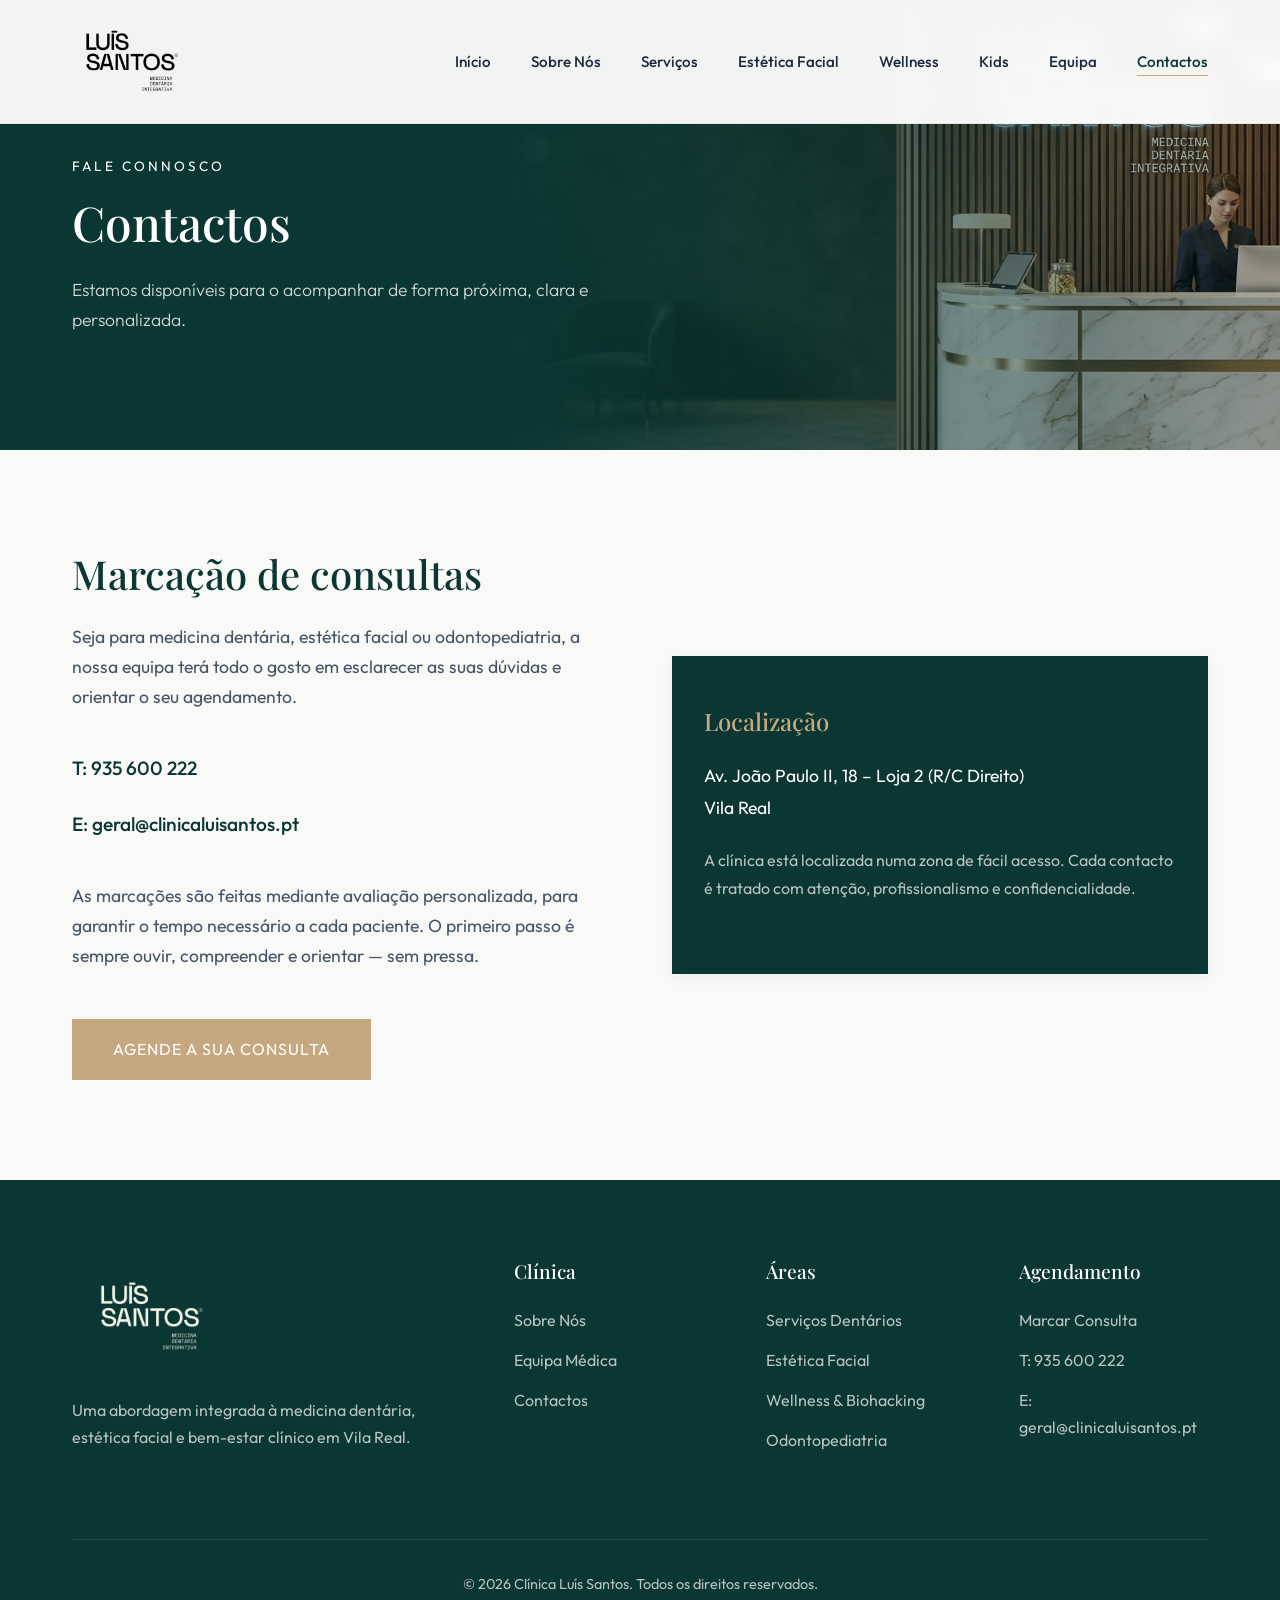
<file: contactos.html>
<!DOCTYPE html>
<html lang="pt-PT">
<head>
    <meta charset="UTF-8">
    <meta name="viewport" content="width=device-width, initial-scale=1.0">
    <title>Contactos | Clínica Luís Santos – Vila Real</title>
    <meta name="description" content="Contactos da Clínica Luís Santos em Vila Real. Medicina dentária integrativa, estética facial e odontopediatria.">
    <meta name="keywords" content="contactos clínica dentária Vila Real, marcação dentista Vila Real, clínica luís santos contactos">
    
    <link rel="preconnect" href="https://fonts.googleapis.com">
    <link rel="preconnect" href="https://fonts.gstatic.com" crossorigin>
    <link href="https://fonts.googleapis.com/css2?family=Outfit:wght@300;400;500;600;700&family=Playfair+Display:ital,wght@0,400;0,500;0,600;0,700;1,400&display=swap" rel="stylesheet">
    <link rel="stylesheet" href="style.css">
</head>
<body>
    <nav class="navbar">
        <div class="container nav-container">
            <a href="index.html" class="logo">
                <img src="assets/logo_dark.png" alt="Clínica Luís Santos" style="max-height: 75px; width: auto;">
            </a>
            <ul class="nav-links">
                <li><a href="index.html">Início</a></li>
                <li><a href="sobre.html">Sobre Nós</a></li>
                <li><a href="servicos.html">Serviços</a></li>
                <li><a href="estetica.html">Estética Facial</a></li>
                <li><a href="wellness.html">Wellness</a></li>
                <li><a href="kids.html">Kids</a></li>
                <li><a href="equipa.html">Equipa</a></li>
                <li><a href="contactos.html" class="active">Contactos</a></li>
            </ul>
        </div>
    </nav>

    <header class="hero" style="min-height: 50vh;">
        <img src="assets/hero_logo.png" alt="Contactos" class="hero-bg">
        <div class="hero-gradient"></div>
        <div class="container relative z-10">
            <div class="hero-content reveal">
                <span class="section-subtitle" style="color: #fff;">Fale connosco</span>
                <h1 style="font-size: 3rem;">Contactos</h1>
                <p>Estamos disponíveis para o acompanhar de forma próxima, clara e personalizada.</p>
            </div>
        </div>
    </header>

    <section>
        <div class="container">
            <div class="two-col reveal">
                <div class="text-wrapper">
                    <h2>Marcação de consultas</h2>
                    <p>Seja para medicina dentária, estética facial ou odontopediatria, a nossa equipa terá todo o gosto em esclarecer as suas dúvidas e orientar o seu agendamento.</p>
                    
                    <div style="margin: 2.5rem 0;">
                        <p style="font-size: 1.2rem; font-weight: 500; color: var(--primary);">T: 935 600 222</p>
                        <p style="font-size: 1.2rem; font-weight: 500; color: var(--primary);">E: geral@clinicaluisantos.pt</p>
                    </div>

                    <p>As marcações são feitas mediante avaliação personalizada, para garantir o tempo necessário a cada paciente. O primeiro passo é sempre ouvir, compreender e orientar — sem pressa.</p>
                    
                    <a href="mailto:geral@clinicaluisantos.pt" class="btn btn-accent" style="margin-top: 1.5rem;">Agende a sua consulta</a>
                </div>
                
                <div class="card" style="background-color: var(--primary); color: #fff;">
                    <h3 style="color: var(--accent); margin-bottom: 1.5rem;">Localização</h3>
                    <p style="color: #fff; font-size: 1.1rem; line-height: 1.8;">
                        Av. João Paulo II, 18 – Loja 2 (R/C Direito)<br>
                        Vila Real
                    </p>
                    <p style="color: rgba(255,255,255,0.7); margin-top: 1.5rem;">
                        A clínica está localizada numa zona de fácil acesso. Cada contacto é tratado com atenção, profissionalismo e confidencialidade.
                    </p>
                </div>
            </div>
        </div>
    </section>

    <footer>
        <div class="container">
            <div class="footer-grid">
                <div class="footer-col">
                    <a href="index.html" class="footer-logo">
                        <img src="assets/logo_light.png" alt="Clínica Luís Santos" style="max-height: 100px; width: auto;">
                    </a>
                    <p>Uma abordagem integrada à medicina dentária, estética facial e bem-estar clínico em Vila Real.</p>
                </div>
                <div class="footer-col">
                    <h4>Clínica</h4>
                    <ul>
                        <li><a href="sobre.html">Sobre Nós</a></li>
                        <li><a href="equipa.html">Equipa Médica</a></li>
                        <li><a href="contactos.html">Contactos</a></li>
                    </ul>
                </div>
                <div class="footer-col">
                    <h4>Áreas</h4>
                    <ul>
                        <li><a href="servicos.html">Serviços Dentários</a></li>
                        <li><a href="estetica.html">Estética Facial</a></li>
                        <li><a href="wellness.html">Wellness & Biohacking</a></li>
                        <li><a href="kids.html">Odontopediatria</a></li>
                    </ul>
                </div>
                <div class="footer-col">
                    <h4>Agendamento</h4>
                    <ul>
                        <li><a href="contactos.html">Marcar Consulta</a></li>
                        <li>T: 935 600 222</li>
                        <li>E: geral@clinicaluisantos.pt</li>
                    </ul>
                </div>
            </div>
            <div class="footer-bottom">
                <p>&copy; 2026 Clínica Luís Santos. Todos os direitos reservados.</p>
            </div>
        </div>
    </footer>
    <script src="script.js"></script>
</body>
</html>
</file>
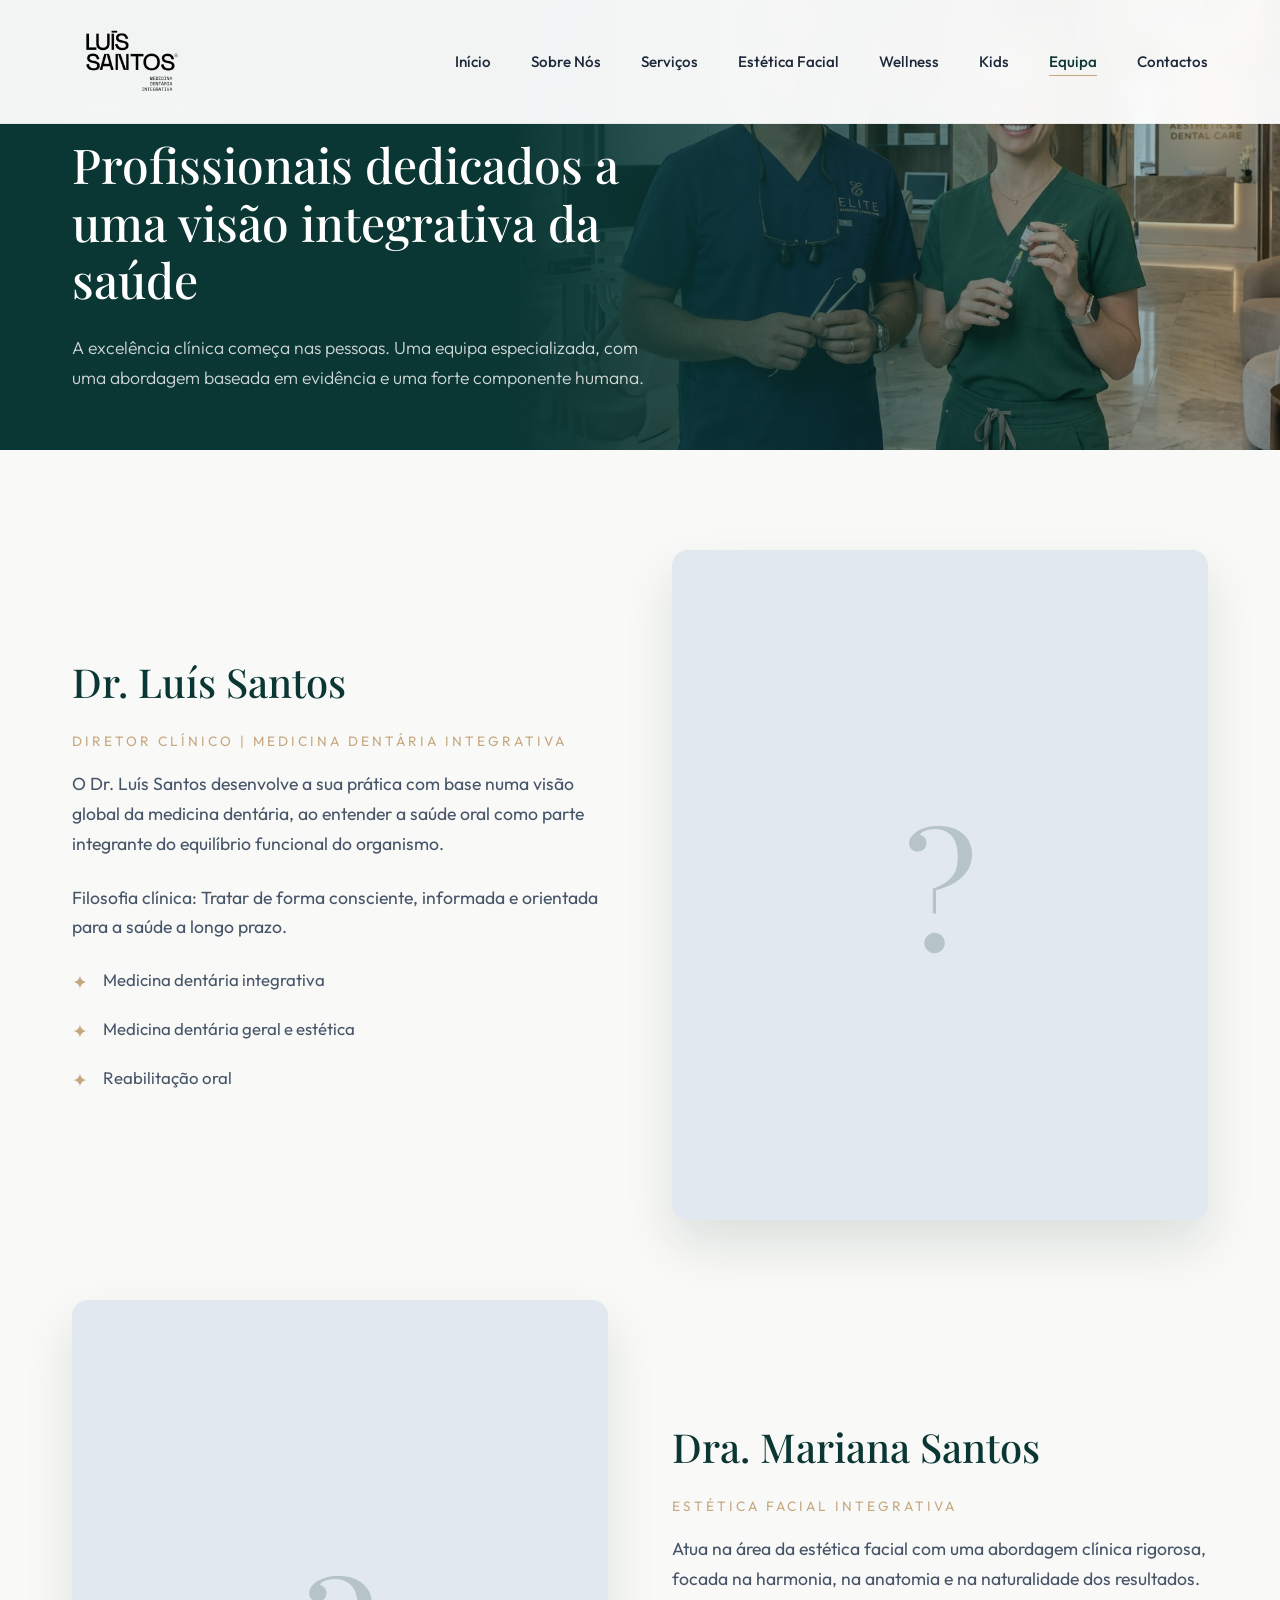
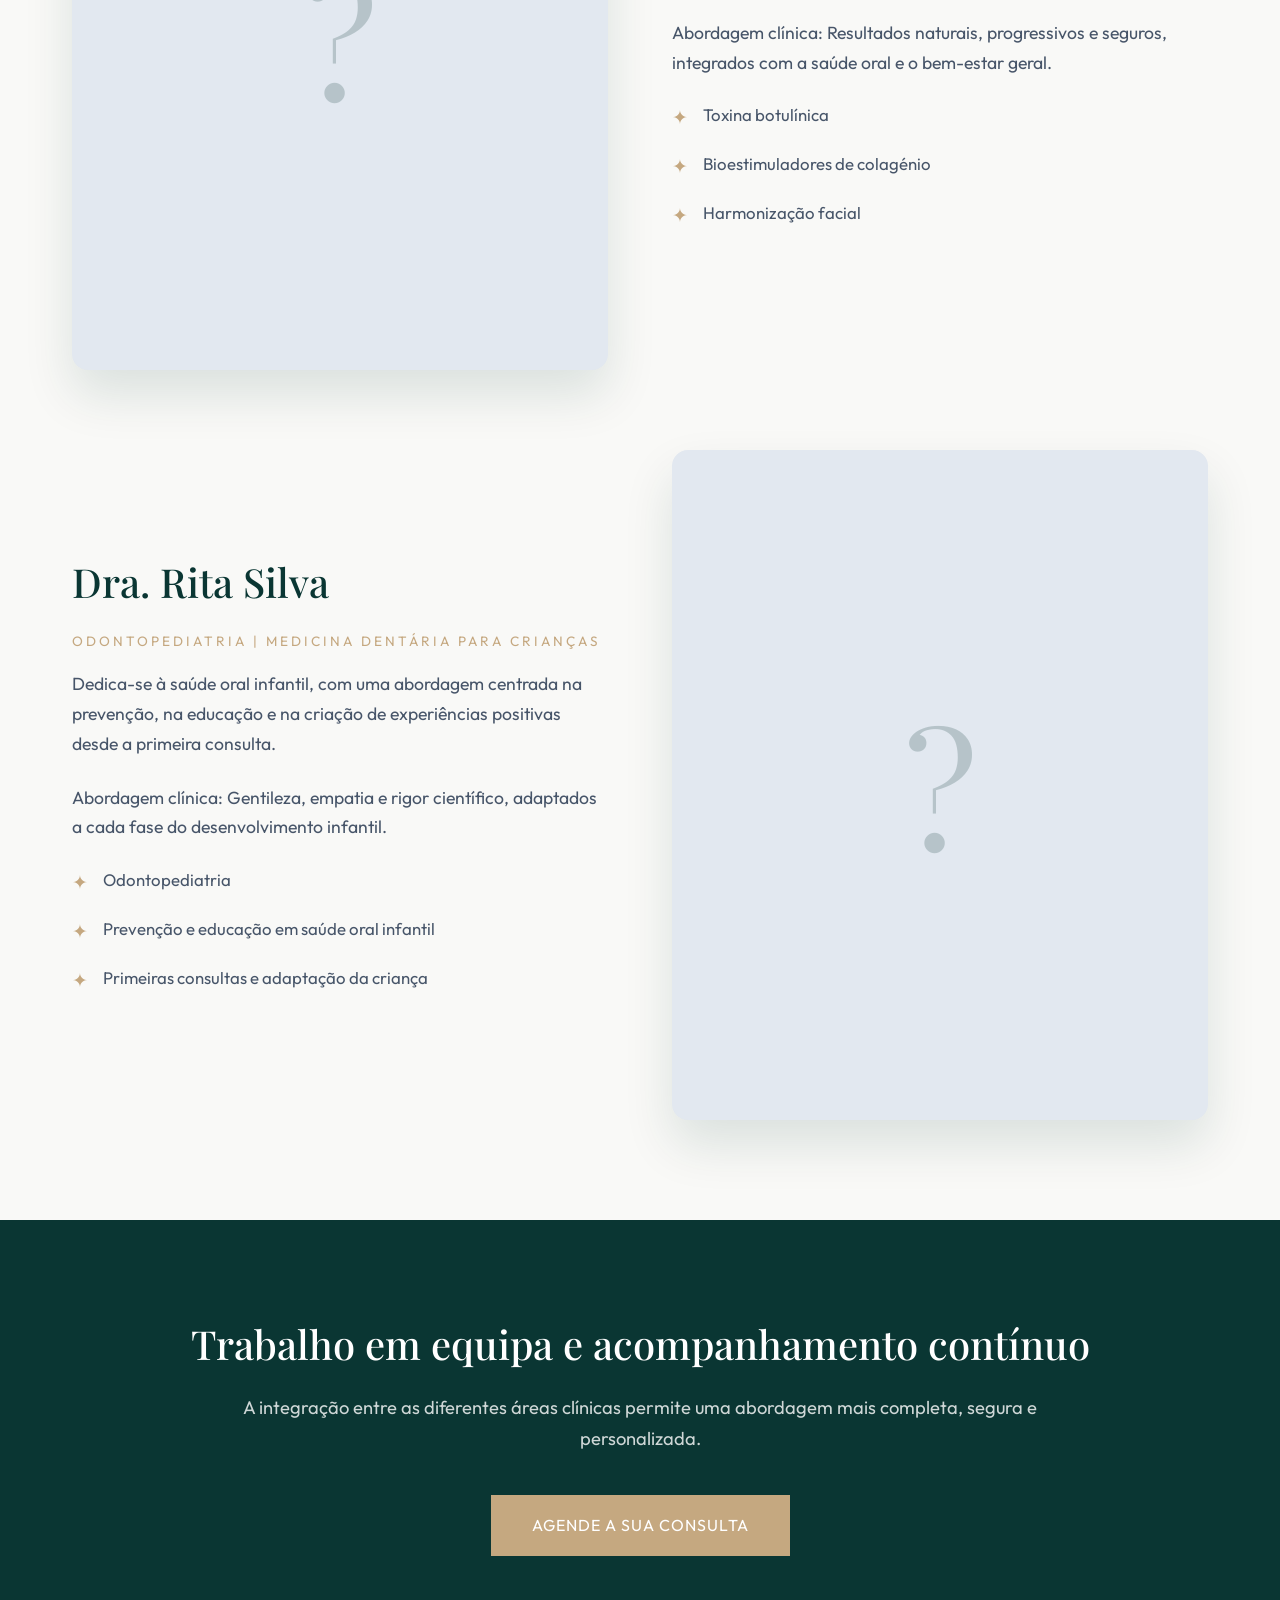
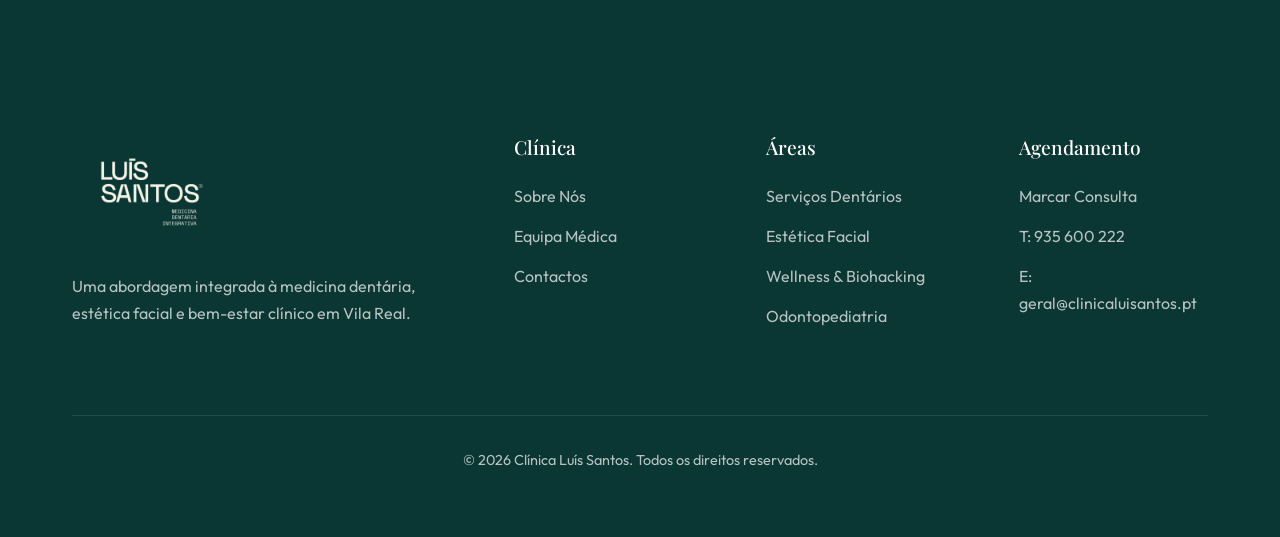
<file: equipa.html>
<!DOCTYPE html>
<html lang="pt-PT">
<head>
    <meta charset="UTF-8">
    <meta name="viewport" content="width=device-width, initial-scale=1.0">
    <title>Equipa Clínica | Clínica Luís Santos – Vila Real</title>
    <meta name="description" content="Conheça a equipa clínica da Clínica Luís Santos. Profissionais especializados em medicina dentária integrativa, estética facial e odontopediatria em Vila Real.">
    <meta name="keywords" content="equipa clínica dentária Vila Real, dentista em Vila Real, odontopediatria Vila Real, estética facial Vila Real">
    
    <link rel="preconnect" href="https://fonts.googleapis.com">
    <link rel="preconnect" href="https://fonts.gstatic.com" crossorigin>
    <link href="https://fonts.googleapis.com/css2?family=Outfit:wght@300;400;500;600;700&family=Playfair+Display:ital,wght@0,400;0,500;0,600;0,700;1,400&display=swap" rel="stylesheet">
    <link rel="stylesheet" href="style.css">
</head>
<body>
    <nav class="navbar">
        <div class="container nav-container">
            <a href="index.html" class="logo">
                <img src="assets/logo_dark.png" alt="Clínica Luís Santos" style="max-height: 75px; width: auto;">
            </a>
            <ul class="nav-links">
                <li><a href="index.html">Início</a></li>
                <li><a href="sobre.html">Sobre Nós</a></li>
                <li><a href="servicos.html">Serviços</a></li>
                <li><a href="estetica.html">Estética Facial</a></li>
                <li><a href="wellness.html">Wellness</a></li>
                <li><a href="kids.html">Kids</a></li>
                <li><a href="equipa.html" class="active">Equipa</a></li>
                <li><a href="contactos.html">Contactos</a></li>
            </ul>
        </div>
    </nav>

    <header class="hero" style="min-height: 50vh;">
        <img src="assets/team_hero.png" alt="Equipa Clínica" class="hero-bg">
        <div class="hero-gradient"></div>
        <div class="container relative z-10">
            <div class="hero-content reveal">
                <span class="section-subtitle" style="color: #fff;">Corpo Clínico</span>
                <h1 style="font-size: 3rem;">Profissionais dedicados a uma visão integrativa da saúde</h1>
                <p>A excelência clínica começa nas pessoas. Uma equipa especializada, com uma abordagem baseada em evidência e uma forte componente humana.</p>
            </div>
        </div>
    </header>

    <section>
        <div class="container">
            <div class="two-col reveal" style="margin-bottom: 5rem;">
                <div class="text-wrapper">
                    <h2>Dr. Luís Santos</h2>
                    <span class="section-subtitle">Diretor Clínico | Medicina Dentária Integrativa</span>
                    <p>O Dr. Luís Santos desenvolve a sua prática com base numa visão global da medicina dentária, ao entender a saúde oral como parte integrante do equilíbrio funcional do organismo.</p>
                    <p>Filosofia clínica: Tratar de forma consciente, informada e orientada para a saúde a longo prazo.</p>
                    <ul class="check-list" style="margin-top: 1.5rem;">
                        <li>Medicina dentária integrativa</li>
                        <li>Medicina dentária geral e estética</li>
                        <li>Reabilitação oral</li>
                    </ul>
                </div>
                <div class="image-wrapper">
                    <div style="width: 100%; aspect-ratio: 4/5; background-color: var(--light); border-radius: 4px; display: flex; align-items: center; justify-content: center;">
                        <span style="font-size: 10rem; color: var(--primary); opacity: 0.2; font-family: 'Playfair Display', serif;">?</span>
                    </div>
                </div>
            </div>

            <div class="two-col reverse reveal" style="margin-bottom: 5rem;">
                <div class="text-wrapper">
                    <h2>Dra. Mariana Santos</h2>
                    <span class="section-subtitle">Estética Facial Integrativa</span>
                    <p>Atua na área da estética facial com uma abordagem clínica rigorosa, focada na harmonia, na anatomia e na naturalidade dos resultados.</p>
                    <p>Abordagem clínica: Resultados naturais, progressivos e seguros, integrados com a saúde oral e o bem-estar geral.</p>
                    <ul class="check-list" style="margin-top: 1.5rem;">
                        <li>Toxina botulínica</li>
                        <li>Bioestimuladores de colagénio</li>
                        <li>Harmonização facial</li>
                    </ul>
                </div>
                <div class="image-wrapper">
                    <div style="width: 100%; aspect-ratio: 4/5; background-color: var(--light); border-radius: 4px; display: flex; align-items: center; justify-content: center;">
                        <span style="font-size: 10rem; color: var(--primary); opacity: 0.2; font-family: 'Playfair Display', serif;">?</span>
                    </div>
                </div>
            </div>

            <div class="two-col reveal">
                <div class="text-wrapper">
                    <h2>Dra. Rita Silva</h2>
                    <span class="section-subtitle">Odontopediatria | Medicina Dentária para Crianças</span>
                    <p>Dedica-se à saúde oral infantil, com uma abordagem centrada na prevenção, na educação e na criação de experiências positivas desde a primeira consulta.</p>
                    <p>Abordagem clínica: Gentileza, empatia e rigor científico, adaptados a cada fase do desenvolvimento infantil.</p>
                    <ul class="check-list" style="margin-top: 1.5rem;">
                        <li>Odontopediatria</li>
                        <li>Prevenção e educação em saúde oral infantil</li>
                        <li>Primeiras consultas e adaptação da criança</li>
                    </ul>
                </div>
                <div class="image-wrapper">
                    <div style="width: 100%; aspect-ratio: 4/5; background-color: var(--light); border-radius: 4px; display: flex; align-items: center; justify-content: center;">
                        <span style="font-size: 10rem; color: var(--primary); opacity: 0.2; font-family: 'Playfair Display', serif;">?</span>
                    </div>
                </div>
            </div>
        </div>
    </section>

    <section style="background-color: var(--primary); color: #fff;">
        <div class="container text-center reveal">
            <h2 style="color: #fff; font-size: 2.5rem; margin-bottom: 1.5rem;">Trabalho em equipa e acompanhamento contínuo</h2>
            <p style="font-size: 1.15rem; max-width: 800px; margin: 0 auto 2.5rem; color: rgba(255,255,255,0.8);">A integração entre as diferentes áreas clínicas permite uma abordagem mais completa, segura e personalizada.</p>
            <a href="contactos.html" class="btn btn-accent">Agende a sua consulta</a>
        </div>
    </section>

    <footer>
        <div class="container">
            <div class="footer-grid">
                <div class="footer-col">
                    <a href="index.html" class="footer-logo">
                        <img src="assets/logo_light.png" alt="Clínica Luís Santos" style="max-height: 100px; width: auto;">
                    </a>
                    <p>Uma abordagem integrada à medicina dentária, estética facial e bem-estar clínico em Vila Real.</p>
                </div>
                <div class="footer-col">
                    <h4>Clínica</h4>
                    <ul>
                        <li><a href="sobre.html">Sobre Nós</a></li>
                        <li><a href="equipa.html">Equipa Médica</a></li>
                        <li><a href="contactos.html">Contactos</a></li>
                    </ul>
                </div>
                <div class="footer-col">
                    <h4>Áreas</h4>
                    <ul>
                        <li><a href="servicos.html">Serviços Dentários</a></li>
                        <li><a href="estetica.html">Estética Facial</a></li>
                        <li><a href="wellness.html">Wellness & Biohacking</a></li>
                        <li><a href="kids.html">Odontopediatria</a></li>
                    </ul>
                </div>
                <div class="footer-col">
                    <h4>Agendamento</h4>
                    <ul>
                        <li><a href="contactos.html">Marcar Consulta</a></li>
                        <li>T: 935 600 222</li>
                        <li>E: geral@clinicaluisantos.pt</li>
                    </ul>
                </div>
            </div>
            <div class="footer-bottom">
                <p>&copy; 2026 Clínica Luís Santos. Todos os direitos reservados.</p>
            </div>
        </div>
    </footer>
    <script src="script.js"></script>
</body>
</html>
</file>
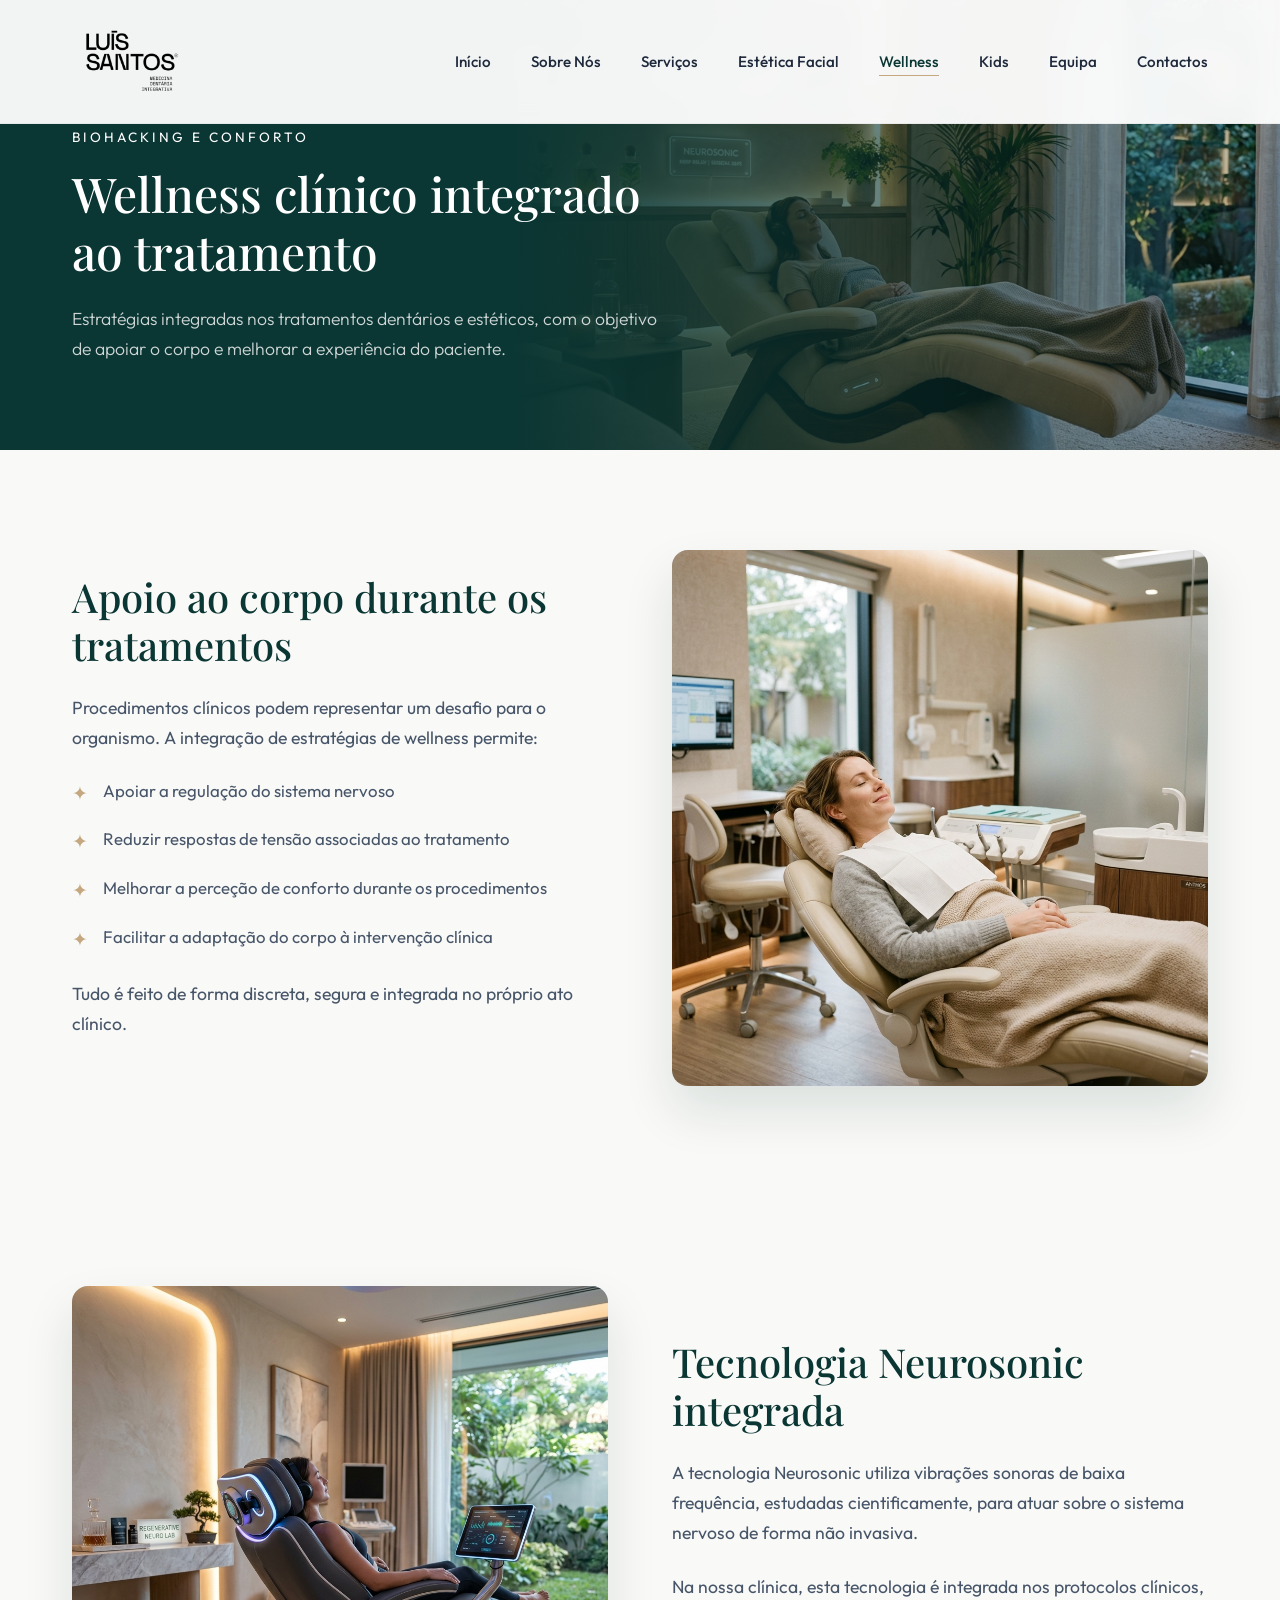
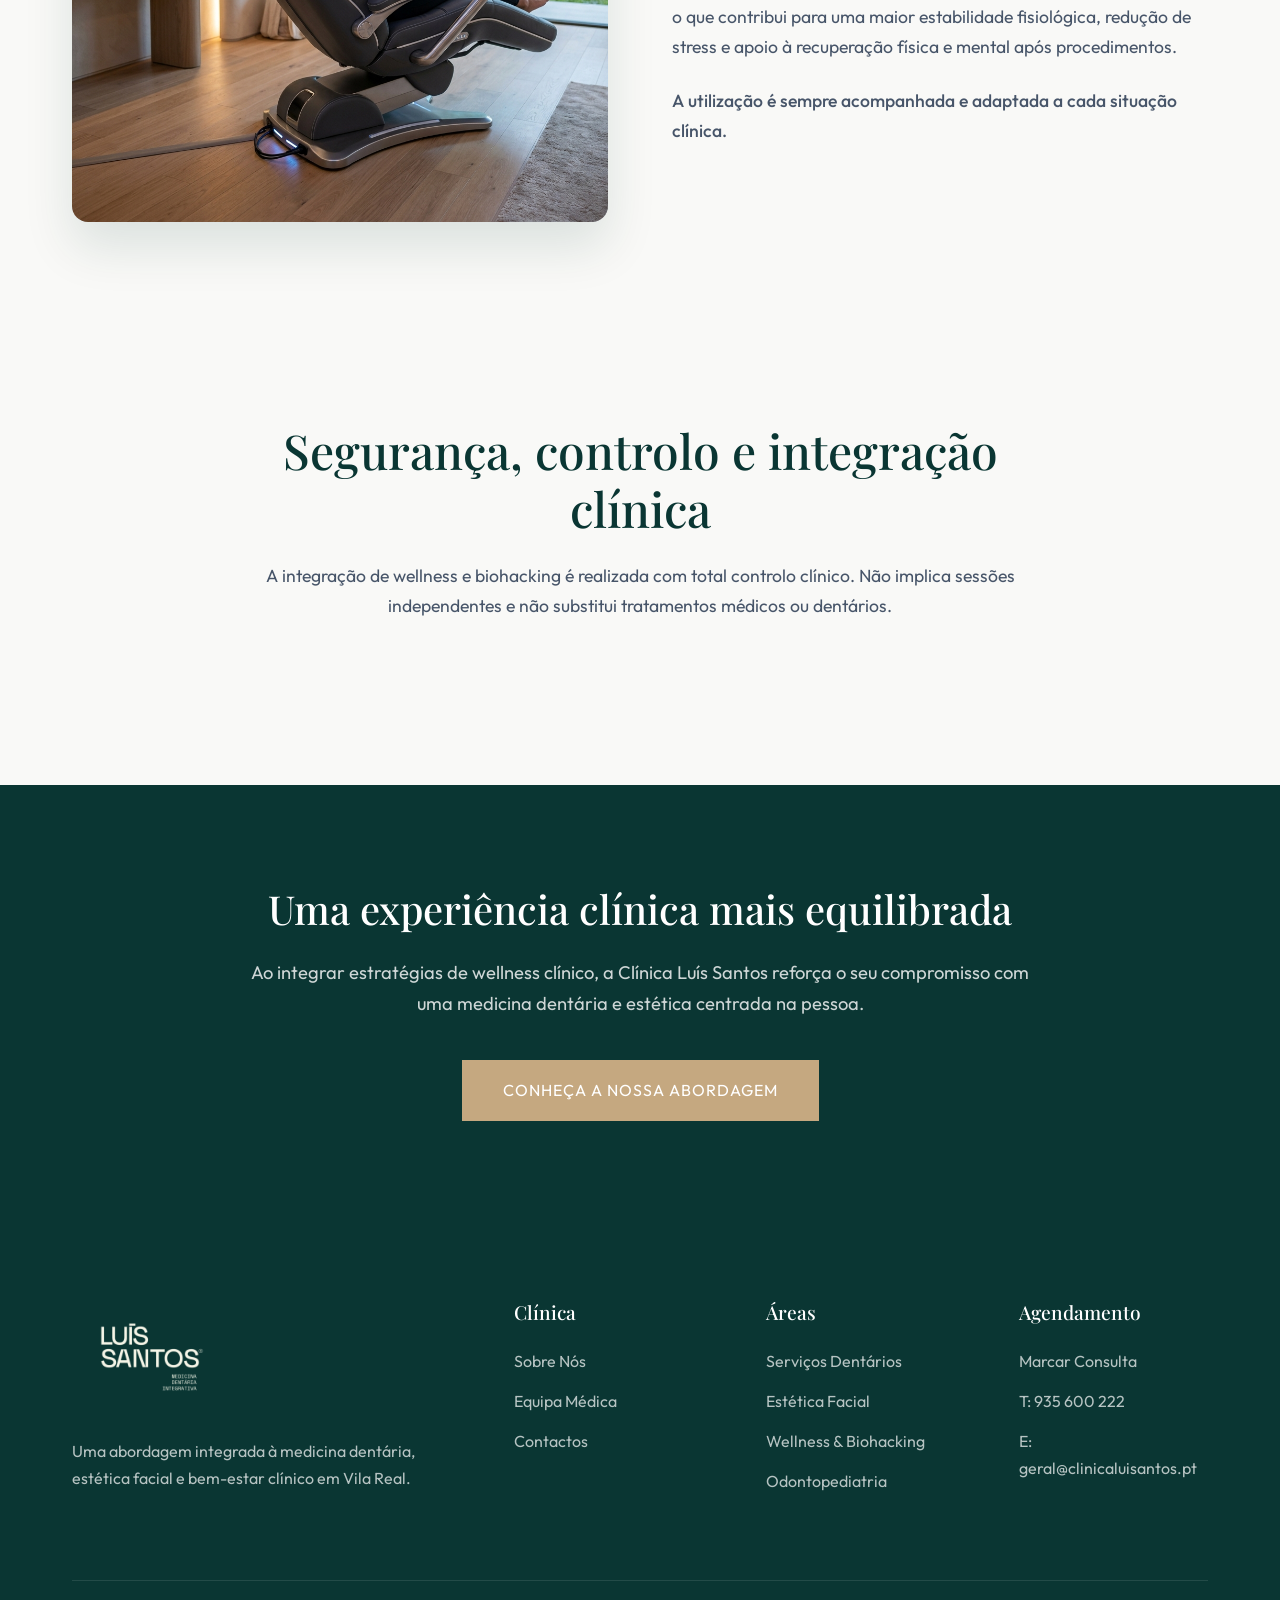
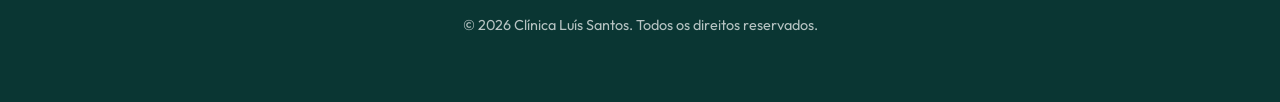
<file: wellness.html>
<!DOCTYPE html>
<html lang="pt-PT">
<head>
    <meta charset="UTF-8">
    <meta name="viewport" content="width=device-width, initial-scale=1.0">
    <title>Wellness Clínico Integrado | Clínica Luís Santos – Vila Real</title>
    <meta name="description" content="Wellness e biohacking integrados nos tratamentos dentários e estéticos. Tecnologia clínica aplicada ao conforto e experiência do paciente em Vila Real.">
    <meta name="keywords" content="wellness clínico Vila Real, biohacking clínico, tecnologia Neurosonic Vila Real, medicina dentária integrativa">
    
    <link rel="preconnect" href="https://fonts.googleapis.com">
    <link rel="preconnect" href="https://fonts.gstatic.com" crossorigin>
    <link href="https://fonts.googleapis.com/css2?family=Outfit:wght@300;400;500;600;700&family=Playfair+Display:ital,wght@0,400;0,500;0,600;0,700;1,400&display=swap" rel="stylesheet">
    <link rel="stylesheet" href="style.css">
</head>
<body>
    <nav class="navbar">
        <div class="container nav-container">
            <a href="index.html" class="logo">
                <img src="assets/logo_dark.png" alt="Clínica Luís Santos" style="max-height: 75px; width: auto;">
            </a>
            <ul class="nav-links">
                <li><a href="index.html">Início</a></li>
                <li><a href="sobre.html">Sobre Nós</a></li>
                <li><a href="servicos.html">Serviços</a></li>
                <li><a href="estetica.html">Estética Facial</a></li>
                <li><a href="wellness.html" class="active">Wellness</a></li>
                <li><a href="kids.html">Kids</a></li>
                <li><a href="equipa.html">Equipa</a></li>
                <li><a href="contactos.html">Contactos</a></li>
            </ul>
        </div>
    </nav>

    <header class="hero" style="min-height: 50vh;">
        <img src="assets/wellness_hero.png" alt="Wellness Clínico" class="hero-bg">
        <div class="hero-gradient"></div>
        <div class="container relative z-10">
            <div class="hero-content reveal">
                <span class="section-subtitle" style="color: #fff;">Biohacking e Conforto</span>
                <h1 style="font-size: 3rem;">Wellness clínico integrado ao tratamento</h1>
                <p>Estratégias integradas nos tratamentos dentários e estéticos, com o objetivo de apoiar o corpo e melhorar a experiência do paciente.</p>
            </div>
        </div>
    </header>

    <section>
        <div class="container">
            <div class="two-col reveal">
                <div class="text-wrapper">
                    <h2>Apoio ao corpo durante os tratamentos</h2>
                    <p>Procedimentos clínicos podem representar um desafio para o organismo. A integração de estratégias de wellness permite:</p>
                    <ul class="check-list" style="margin-top: 1.5rem;">
                        <li>Apoiar a regulação do sistema nervoso</li>
                        <li>Reduzir respostas de tensão associadas ao tratamento</li>
                        <li>Melhorar a perceção de conforto durante os procedimentos</li>
                        <li>Facilitar a adaptação do corpo à intervenção clínica</li>
                    </ul>
                    <p style="margin-top: 1.5rem;">Tudo é feito de forma discreta, segura e integrada no próprio ato clínico.</p>
                </div>
                <div class="image-wrapper">
                    <img src="assets/wellness_support.png" alt="Bem estar clínico">
                </div>
            </div>
        </div>
    </section>

    <section class="bg-light">
        <div class="container">
            <div class="two-col reverse reveal">
                <div class="text-wrapper">
                    <h2>Tecnologia Neurosonic integrada</h2>
                    <p>A tecnologia Neurosonic utiliza vibrações sonoras de baixa frequência, estudadas cientificamente, para atuar sobre o sistema nervoso de forma não invasiva.</p>
                    <p>Na nossa clínica, esta tecnologia é integrada nos protocolos clínicos, o que contribui para uma maior estabilidade fisiológica, redução de stress e apoio à recuperação física e mental após procedimentos.</p>
                    <p class="text-primary" style="font-weight: 500; font-size: 1.1rem; margin-top: 1.5rem;">A utilização é sempre acompanhada e adaptada a cada situação clínica.</p>
                </div>
                <div class="image-wrapper">
                    <img src="assets/wellness_neurosonic.png" alt="Tecnologia e Saúde">
                </div>
            </div>
        </div>
    </section>

    <section>
        <div class="container reveal">
            <div class="section-header">
                <h2>Segurança, controlo e integração clínica</h2>
                <p style="font-size: 1.1rem; color: var(--text-medium);">A integração de wellness e biohacking é realizada com total controlo clínico. Não implica sessões independentes e não substitui tratamentos médicos ou dentários.</p>
            </div>
        </div>
    </section>

    <section style="background-color: var(--primary); color: #fff;">
        <div class="container text-center reveal">
            <h2 style="color: #fff; font-size: 2.5rem; margin-bottom: 1.5rem;">Uma experiência clínica mais equilibrada</h2>
            <p style="font-size: 1.15rem; max-width: 800px; margin: 0 auto 2.5rem; color: rgba(255,255,255,0.8);">Ao integrar estratégias de wellness clínico, a Clínica Luís Santos reforça o seu compromisso com uma medicina dentária e estética centrada na pessoa.</p>
            <a href="contactos.html" class="btn btn-accent">Conheça a nossa abordagem</a>
        </div>
    </section>

    <footer>
        <div class="container">
            <div class="footer-grid">
                <div class="footer-col">
                    <a href="index.html" class="footer-logo">
                        <img src="assets/logo_light.png" alt="Clínica Luís Santos" style="max-height: 100px; width: auto;">
                    </a>
                    <p>Uma abordagem integrada à medicina dentária, estética facial e bem-estar clínico em Vila Real.</p>
                </div>
                <div class="footer-col">
                    <h4>Clínica</h4>
                    <ul>
                        <li><a href="sobre.html">Sobre Nós</a></li>
                        <li><a href="equipa.html">Equipa Médica</a></li>
                        <li><a href="contactos.html">Contactos</a></li>
                    </ul>
                </div>
                <div class="footer-col">
                    <h4>Áreas</h4>
                    <ul>
                        <li><a href="servicos.html">Serviços Dentários</a></li>
                        <li><a href="estetica.html">Estética Facial</a></li>
                        <li><a href="wellness.html">Wellness & Biohacking</a></li>
                        <li><a href="kids.html">Odontopediatria</a></li>
                    </ul>
                </div>
                <div class="footer-col">
                    <h4>Agendamento</h4>
                    <ul>
                        <li><a href="contactos.html">Marcar Consulta</a></li>
                        <li>T: 935 600 222</li>
                        <li>E: geral@clinicaluisantos.pt</li>
                    </ul>
                </div>
            </div>
            <div class="footer-bottom">
                <p>&copy; 2026 Clínica Luís Santos. Todos os direitos reservados.</p>
            </div>
        </div>
    </footer>
    <script src="script.js"></script>
</body>
</html>
</file>
<file: style.css>
/* CSS Custom Properties - Premium Medical/Dental Palette */
:root {
    --primary: #0A3633; /* Deep elegant green */
    --primary-light: #1A4F4C;
    --accent: #C5A880; /* Soft gold/beige */
    --accent-light: #DBC8A6;
    --surface: #F9F9F7; /* Off-white for background */
    --surface-alt: #FFFFFF;
    --text-dark: #1E293B;
    --text-medium: #475569;
    --text-light: #94A3B8;
    --border: #E2E8F0;
    
    --shadow-sm: 0 4px 12px rgba(10, 54, 51, 0.05);
    --shadow-md: 0 10px 30px rgba(10, 54, 51, 0.08);
    --shadow-lg: 0 25px 50px rgba(10, 54, 51, 0.12);
    
    --transition: all 0.4s cubic-bezier(0.25, 1, 0.5, 1);
}

/* Reset & Base */
* {
    margin: 0;
    padding: 0;
    box-sizing: border-box;
    font-family: 'Outfit', sans-serif;
    -webkit-font-smoothing: antialiased;
}

html {
    scroll-behavior: smooth;
    font-size: 16px;
}

body {
    background-color: var(--surface);
    color: var(--text-medium);
    line-height: 1.7;
    overflow-x: hidden;
}

a {
    text-decoration: none;
    color: inherit;
    transition: var(--transition);
}

ul {
    list-style: none;
}

/* Typography */
h1, h2, h3, h4, h5, h6 {
    color: var(--text-dark);
    font-family: 'Playfair Display', serif;
    font-weight: 500;
    line-height: 1.2;
}

p {
    margin-bottom: 1.5rem;
}

.text-primary { color: var(--primary); }
.text-accent { color: var(--accent); }
.text-center { text-align: center; }

/* Layout */
.container {
    width: 100%;
    max-width: 1200px;
    margin: 0 auto;
    padding: 0 2rem;
}

section {
    padding: 100px 0;
}

/* Buttons */
.btn {
    display: inline-flex;
    align-items: center;
    justify-content: center;
    padding: 1rem 2.5rem;
    font-weight: 400;
    font-size: 1rem;
    letter-spacing: 1px;
    border-radius: 0;
    cursor: pointer;
    transition: var(--transition);
    border: 1px solid transparent;
    text-transform: uppercase;
}

.btn-primary {
    background-color: var(--primary);
    color: #fff;
}

.btn-primary:hover {
    background-color: var(--accent);
    color: #fff;
}

.btn-accent {
    background-color: var(--accent);
    color: #fff;
}

.btn-accent:hover {
    background-color: var(--primary);
}

.btn-outline {
    background-color: transparent;
    border-color: var(--primary);
    color: var(--primary);
}

.btn-outline:hover {
    background-color: var(--primary);
    color: #fff;
}

/* Navbar */
.navbar {
    position: fixed;
    top: 0;
    width: 100%;
    background: rgba(255, 255, 255, 0.95);
    backdrop-filter: blur(10px);
    z-index: 1000;
    padding: 1.5rem 0;
    transition: var(--transition);
    border-bottom: 1px solid rgba(0,0,0,0.05);
}

.navbar.scrolled {
    padding: 1rem 0;
    box-shadow: var(--shadow-sm);
}

.nav-container {
    display: flex;
    justify-content: space-between;
    align-items: center;
}

.logo {
    display: flex;
    flex-direction: column;
    font-family: 'Playfair Display', serif;
    color: var(--primary);
}

.logo-main {
    font-size: 1.8rem;
    font-weight: 600;
    line-height: 1;
}

.logo-sub {
    font-size: 0.8rem;
    font-family: 'Outfit', sans-serif;
    letter-spacing: 2px;
    color: var(--accent);
    text-transform: uppercase;
}

.nav-links {
    display: flex;
    gap: 2.5rem;
}

.nav-links a {
    font-size: 0.95rem;
    font-weight: 500;
    color: var(--text-dark);
    position: relative;
    padding-bottom: 5px;
}

.nav-links a::after {
    content: '';
    position: absolute;
    bottom: 0;
    left: 0;
    width: 0;
    height: 1px;
    background-color: var(--accent);
    transition: var(--transition);
}

.nav-links a:hover::after,
.nav-links a.active::after {
    width: 100%;
}

.nav-links a:hover,
.nav-links a.active {
    color: var(--primary);
}

/* Hero Section */
.hero {
    min-height: 100vh;
    display: flex;
    align-items: center;
    position: relative;
    padding-top: 80px;
    background-color: var(--primary);
    overflow: hidden;
}

.hero-bg {
    position: absolute;
    top: 0;
    right: 0;
    width: 60%;
    height: 100%;
    object-fit: cover;
    opacity: 0.8;
}

.hero-gradient {
    position: absolute;
    top: 0;
    left: 0;
    width: 100%;
    height: 100%;
    background: linear-gradient(90deg, var(--primary) 40%, rgba(10, 54, 51, 0) 100%);
}

.hero-content {
    position: relative;
    z-index: 10;
    max-width: 600px;
    color: #fff;
}

.hero h1 {
    color: #fff;
    font-size: 4rem;
    margin-bottom: 1.5rem;
}

.hero p {
    font-size: 1.1rem;
    color: rgba(255,255,255,0.8);
    margin-bottom: 2.5rem;
    font-weight: 300;
}

/* Sections General */
.section-header {
    text-align: center;
    max-width: 800px;
    margin: 0 auto 4rem;
}

.section-header h2 {
    font-size: 3rem;
    margin-bottom: 1.5rem;
    color: var(--primary);
}

.section-subtitle {
    color: var(--accent);
    font-family: 'Outfit', sans-serif;
    letter-spacing: 3px;
    text-transform: uppercase;
    font-size: 0.85rem;
    margin-bottom: 1rem;
    display: block;
}

/* Two Column Layout */
.two-col {
    display: grid;
    grid-template-columns: 1fr 1fr;
    gap: 4rem;
    align-items: center;
}

.two-col.reverse {
    direction: rtl;
}
.two-col.reverse > * {
    direction: ltr;
}

.image-wrapper {
    position: relative;
    border-radius: 16px;
    overflow: hidden;
    box-shadow: var(--shadow-lg);
    background-color: var(--border); /* Fallback case image fails */
    min-height: 300px; /* Garante tamanho mínimo caso imagem falhe */
}

.image-wrapper img {
    width: 100%;
    height: 100%;
    object-fit: cover;
    display: block;
    transition: transform 0.8s ease;
}

.image-wrapper:hover img {
    transform: scale(1.05);
}

.text-wrapper h2 {
    font-size: 2.5rem;
    margin-bottom: 1.5rem;
    color: var(--primary);
}

.text-wrapper p {
    font-size: 1.1rem;
    color: var(--text-medium);
}

/* Cards Grid */
.cards-grid {
    display: grid;
    grid-template-columns: repeat(auto-fit, minmax(300px, 1fr));
    gap: 2.5rem;
}

.card {
    background: var(--surface-alt);
    padding: 3rem 2rem;
    box-shadow: var(--shadow-sm);
    transition: var(--transition);
    border-top: 3px solid transparent;
}

.card:hover {
    transform: translateY(-10px);
    box-shadow: var(--shadow-md);
    border-top-color: var(--accent);
}

.card h3 {
    font-size: 1.5rem;
    margin-bottom: 1rem;
    color: var(--primary);
}

/* Values/Pilares List */
.check-list li {
    display: flex;
    align-items: flex-start;
    margin-bottom: 1rem;
    font-size: 1.05rem;
}

.check-list li::before {
    content: "✦";
    color: var(--accent);
    margin-right: 15px;
    font-size: 1.2rem;
}

/* FAQ Accordion */
.accordion {
    max-width: 800px;
    margin: 0 auto;
}

.accordion-item {
    border-bottom: 1px solid var(--border);
    padding: 1.5rem 0;
}

.accordion-header {
    display: flex;
    justify-content: space-between;
    align-items: center;
    cursor: pointer;
    font-size: 1.2rem;
    font-family: 'Playfair Display', serif;
    color: var(--primary);
}

.accordion-content {
    max-height: 0;
    overflow: hidden;
    transition: max-height 0.3s ease-out;
}

.accordion-content p {
    padding-top: 1rem;
    margin: 0;
}

/* Footer */
footer {
    background-color: var(--primary);
    color: rgba(255,255,255,0.7);
    padding: 80px 0 40px;
}

.footer-grid {
    display: grid;
    grid-template-columns: 2fr 1fr 1fr 1fr;
    gap: 4rem;
    margin-bottom: 4rem;
}

.footer-logo {
    color: #fff;
    font-family: 'Playfair Display', serif;
    font-size: 1.8rem;
    margin-bottom: 1.5rem;
    display: block;
}

.footer-logo span {
    display: block;
    font-family: 'Outfit', sans-serif;
    font-size: 0.8rem;
    letter-spacing: 2px;
    color: var(--accent);
    text-transform: uppercase;
}

.footer-col h4 {
    color: #fff;
    margin-bottom: 1.5rem;
    font-size: 1.2rem;
}

.footer-col ul li {
    margin-bottom: 0.8rem;
}

.footer-col ul a:hover {
    color: var(--accent);
}

.footer-bottom {
    border-top: 1px solid rgba(255,255,255,0.1);
    padding-top: 2rem;
    text-align: center;
    font-size: 0.9rem;
}

/* Responsive */
@media (max-width: 992px) {
    .nav-links {
        display: none;
    }
    .hero h1 {
        font-size: 3rem;
    }
    .two-col {
        grid-template-columns: 1fr;
        gap: 2rem;
    }
    .footer-grid {
        grid-template-columns: 1fr 1fr;
    }
}

@media (max-width: 768px) {
    .hero-bg {
        width: 100%;
        opacity: 0.3;
    }
    .hero-gradient {
        background: rgba(10, 54, 51, 0.8);
    }
    .footer-grid {
        grid-template-columns: 1fr;
    }
}

/* Animations */
.reveal {
    opacity: 0;
    transform: translateY(30px);
    transition: all 0.8s ease-out;
}

.reveal.active {
    opacity: 1;
    transform: translateY(0);
}
</file>
